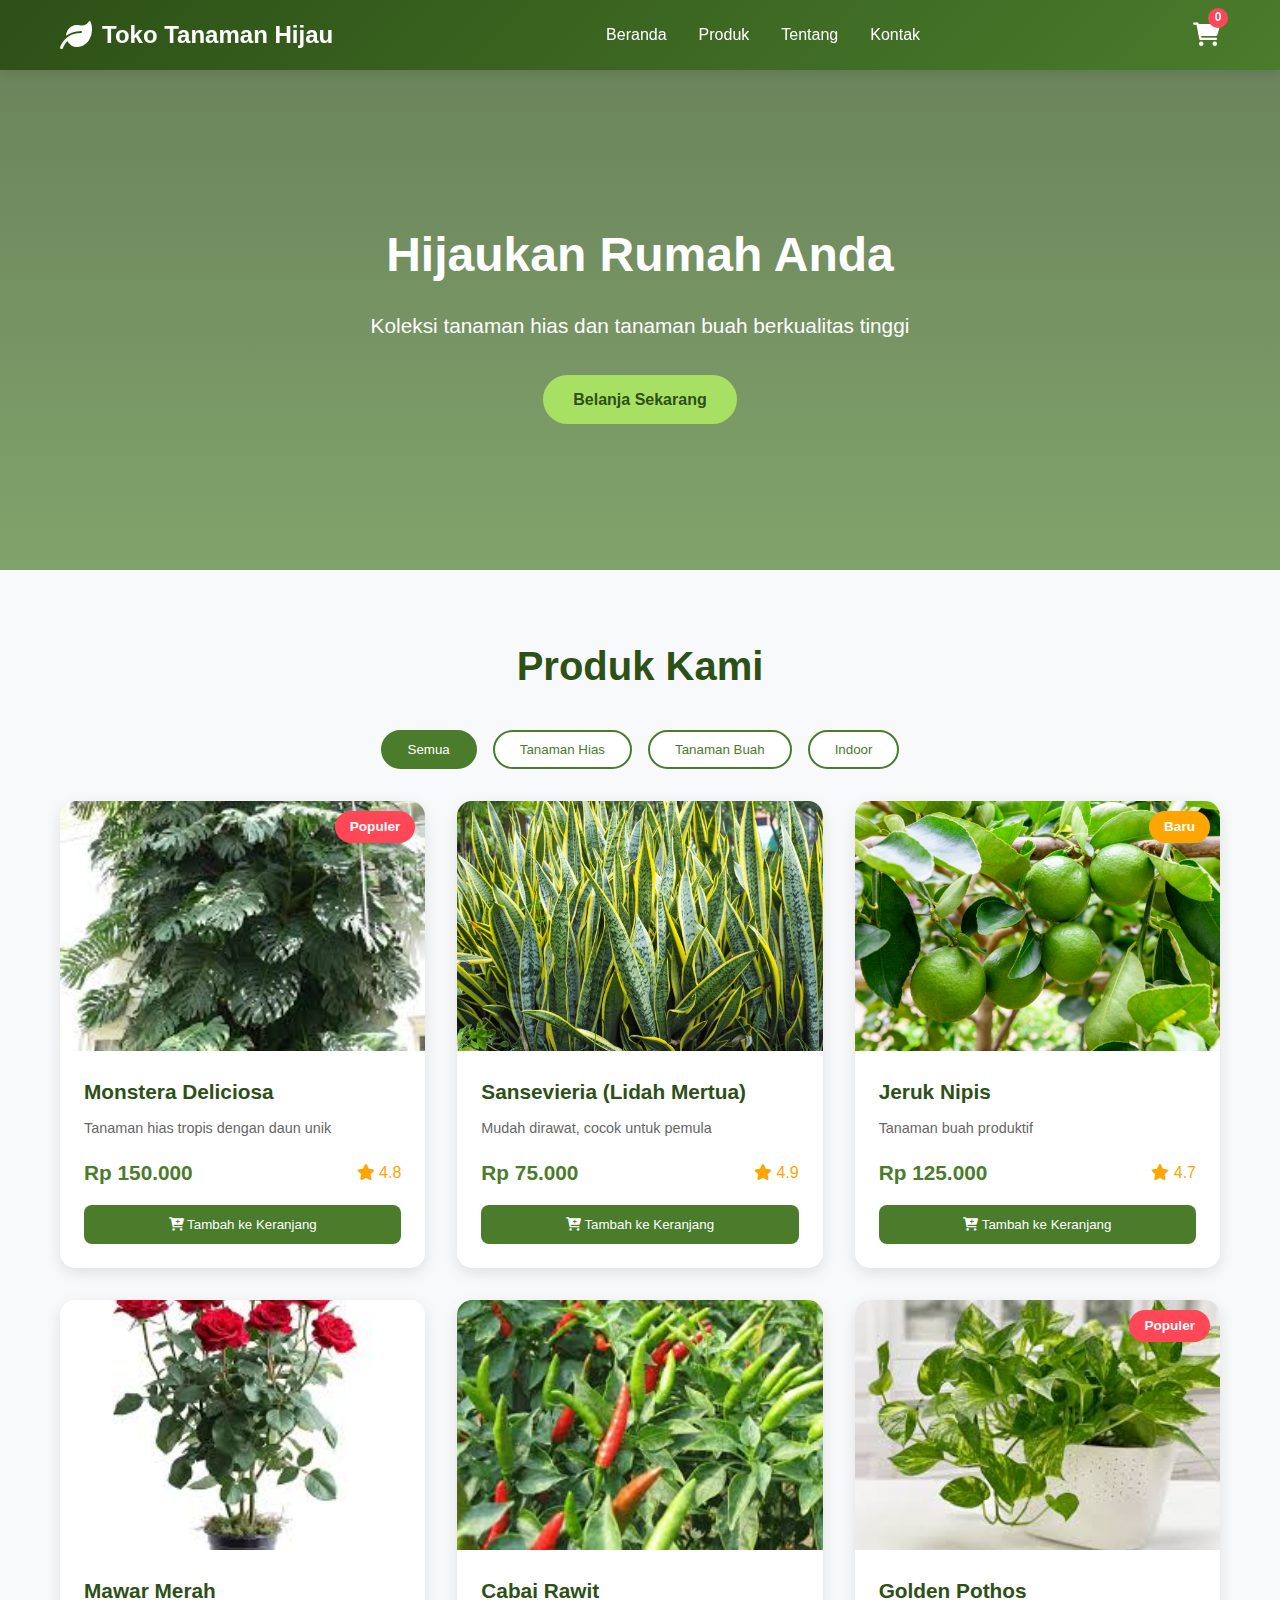
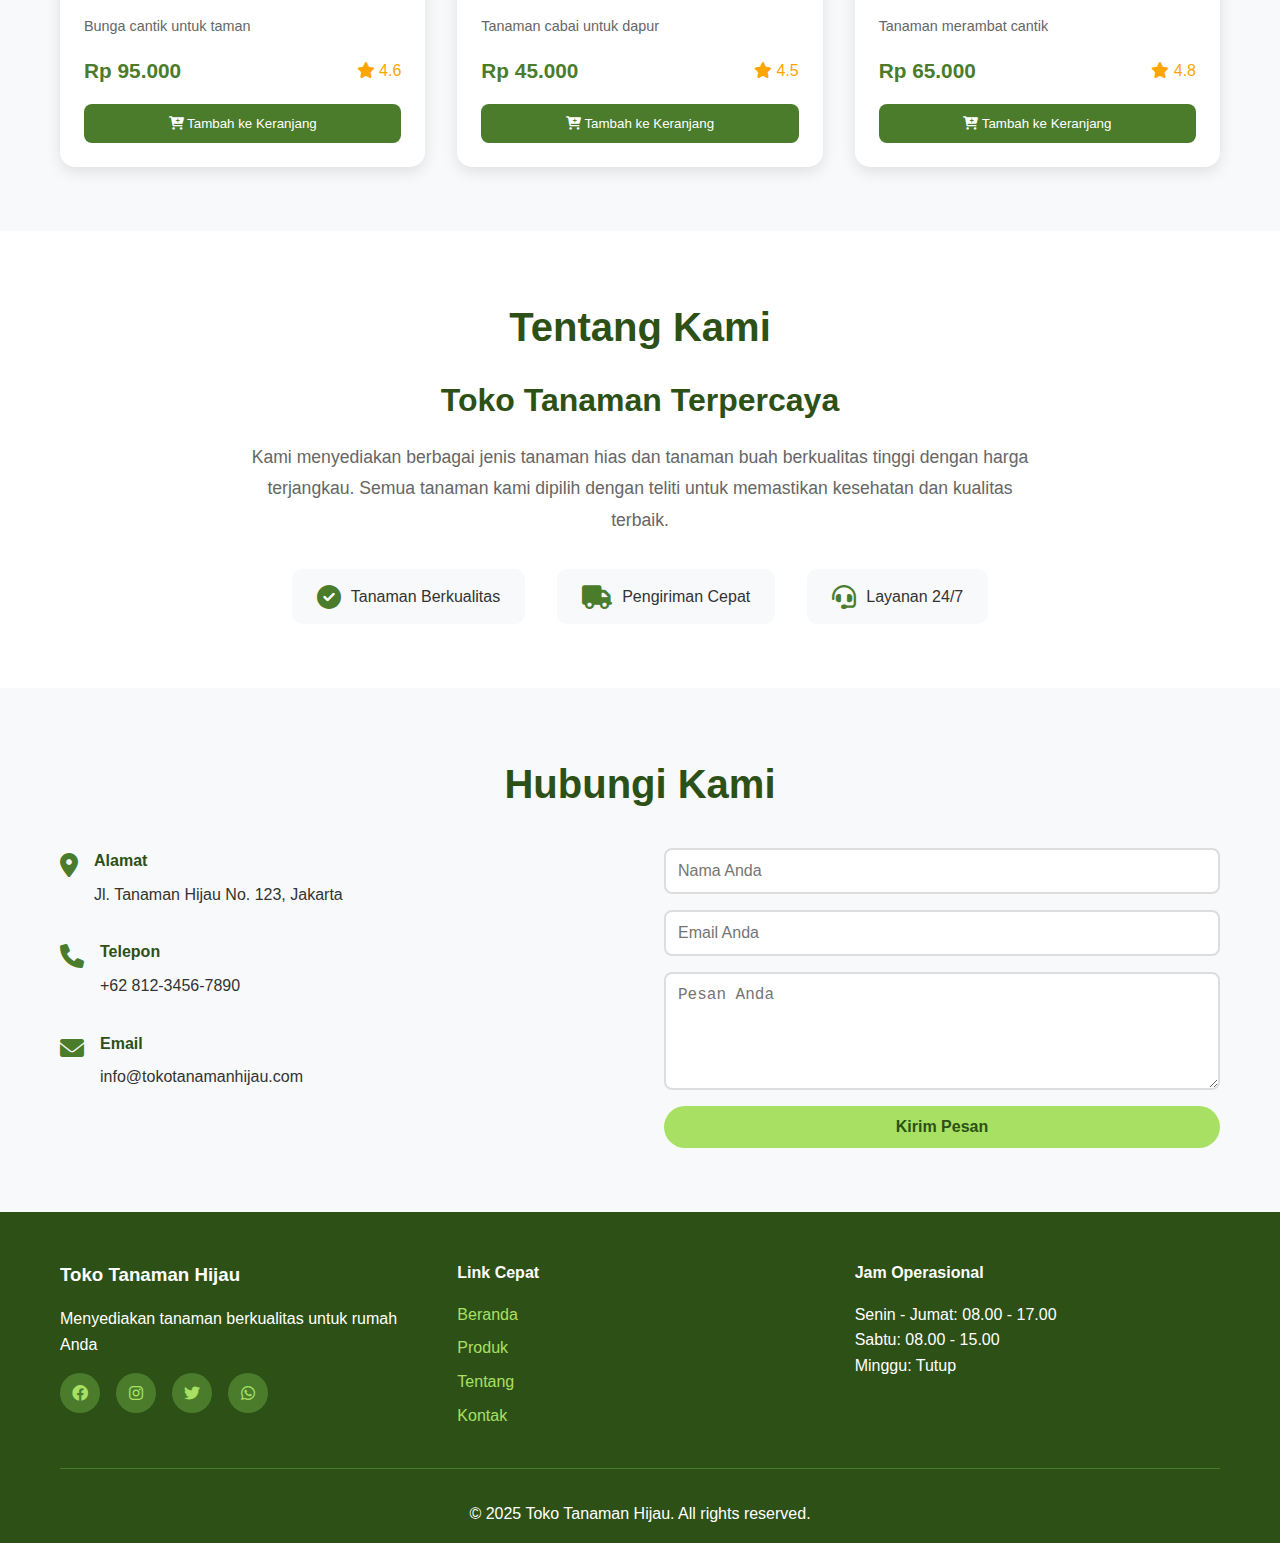
<file: index.html>
<!DOCTYPE html>
<html lang="id">
<head>
    <meta charset="UTF-8">
    <meta name="viewport" content="width=device-width, initial-scale=1.0">
    <title>Toko Tanaman Hijau - Jual Tanaman Hias & Buah</title>
    <link rel="stylesheet" href="style.css">
    <link rel="stylesheet" href="https://cdnjs.cloudflare.com/ajax/libs/font-awesome/6.0.0/css/all.min.css">
</head>
<body>
    <!-- Header -->
    <header>
        <nav class="navbar">
            <div class="container">
                <div class="logo">
                    <i class="fas fa-leaf"></i>
                    <h1>Toko Tanaman Hijau</h1>
                </div>
                <ul class="nav-menu">
                    <li><a href="#home">Beranda</a></li>
                    <li><a href="#products">Produk</a></li>
                    <li><a href="#about">Tentang</a></li>
                    <li><a href="#contact">Kontak</a></li>
                </ul>
                <div class="cart-icon">
                    <i class="fas fa-shopping-cart"></i>
                    <span class="cart-count">0</span>
                </div>
            </div>
        </nav>
    </header>

    <!-- Hero Section -->
    <section id="home" class="hero">
        <div class="hero-content">
            <h2>Hijaukan Rumah Anda</h2>
            <p>Koleksi tanaman hias dan tanaman buah berkualitas tinggi</p>
            <a href="#products" class="btn-primary">Belanja Sekarang</a>
        </div>
    </section>

    <!-- Products Section -->
    <section id="products" class="products">
        <div class="container">
            <h2 class="section-title">Produk Kami</h2>
            <div class="filter-buttons">
                <button class="filter-btn active" data-filter="all">Semua</button>
                <button class="filter-btn" data-filter="hias">Tanaman Hias</button>
                <button class="filter-btn" data-filter="buah">Tanaman Buah</button>
                <button class="filter-btn" data-filter="indoor">Indoor</button>
            </div>
            
            <div class="product-grid">
                <!-- Product 1 -->
                <div class="product-card" data-category="hias indoor">
                    <div class="product-image">
                        <img src="Monstera Deliciosa.jpg" alt="Monstera">
                        <span class="badge">Populer</span>
                    </div>
                    <div class="product-info">
                        <h3>Monstera Deliciosa</h3>
                        <p class="description">Tanaman hias tropis dengan daun unik</p>
                        <div class="price-rating">
                            <span class="price">Rp 150.000</span>
                            <span class="rating">
                                <i class="fas fa-star"></i> 4.8
                            </span>
                        </div>
                        <button class="btn-add-cart" onclick="addToCart('Monstera Deliciosa', 150000)">
                            <i class="fas fa-cart-plus"></i> Tambah ke Keranjang
                        </button>
                    </div>
                </div>

                <!-- Product 2 -->
                <div class="product-card" data-category="hias indoor">
                    <div class="product-image">
                        <img src="Sansevieria (Lidah Mertua).jpg" alt="Lidah Mertua">
                    </div>
                    <div class="product-info">
                        <h3>Sansevieria (Lidah Mertua)</h3>
                        <p class="description">Mudah dirawat, cocok untuk pemula</p>
                        <div class="price-rating">
                            <span class="price">Rp 75.000</span>
                            <span class="rating">
                                <i class="fas fa-star"></i> 4.9
                            </span>
                        </div>
                        <button class="btn-add-cart" onclick="addToCart('Sansevieria', 75000)">
                            <i class="fas fa-cart-plus"></i> Tambah ke Keranjang
                        </button>
                    </div>
                </div>

                <!-- Product 3 -->
                <div class="product-card" data-category="buah">
                    <div class="product-image">
                        <img src="istockphoto-868604108-612x612.jpg" alt="Jeruk">
                        <span class="badge new">Baru</span>
                    </div>
                    <div class="product-info">
                        <h3>Jeruk Nipis</h3>
                        <p class="description">Tanaman buah produktif</p>
                        <div class="price-rating">
                            <span class="price">Rp 125.000</span>
                            <span class="rating">
                                <i class="fas fa-star"></i> 4.7
                            </span>
                        </div>
                        <button class="btn-add-cart" onclick="addToCart('Jeruk Nipis', 125000)">
                            <i class="fas fa-cart-plus"></i> Tambah ke Keranjang
                        </button>
                    </div>
                </div>

                <!-- Product 4 -->
                <div class="product-card" data-category="hias">
                    <div class="product-image">
                        <img src="images.jpg" alt="Mawar">
                    </div>
                    <div class="product-info">
                        <h3>Mawar Merah</h3>
                        <p class="description">Bunga cantik untuk taman</p>
                        <div class="price-rating">
                            <span class="price">Rp 95.000</span>
                            <span class="rating">
                                <i class="fas fa-star"></i> 4.6
                            </span>
                        </div>
                        <button class="btn-add-cart" onclick="addToCart('Mawar Merah', 95000)">
                            <i class="fas fa-cart-plus"></i> Tambah ke Keranjang
                        </button>
                    </div>
                </div>

                <!-- Product 5 -->
                <div class="product-card" data-category="buah">
                    <div class="product-image">
                        <img src="download.jpg" alt="Cabai">
                    </div>
                    <div class="product-info">
                        <h3>Cabai Rawit</h3>
                        <p class="description">Tanaman cabai untuk dapur</p>
                        <div class="price-rating">
                            <span class="price">Rp 45.000</span>
                            <span class="rating">
                                <i class="fas fa-star"></i> 4.5
                            </span>
                        </div>
                        <button class="btn-add-cart" onclick="addToCart('Cabai Rawit', 45000)">
                            <i class="fas fa-cart-plus"></i> Tambah ke Keranjang
                        </button>
                    </div>
                </div>

                <!-- Product 6 -->
                <div class="product-card" data-category="hias indoor">
                    <div class="product-image">
                        <img src="images (1).jpg" alt="Pothos">
                        <span class="badge">Populer</span>
                    </div>
                    <div class="product-info">
                        <h3>Golden Pothos</h3>
                        <p class="description">Tanaman merambat cantik</p>
                        <div class="price-rating">
                            <span class="price">Rp 65.000</span>
                            <span class="rating">
                                <i class="fas fa-star"></i> 4.8
                            </span>
                        </div>
                        <button class="btn-add-cart" onclick="addToCart('Golden Pothos', 65000)">
                            <i class="fas fa-cart-plus"></i> Tambah ke Keranjang
                        </button>
                    </div>
                </div>
            </div>
        </div>
    </section>

    <!-- About Section -->
    <section id="about" class="about">
        <div class="container">
            <h2 class="section-title">Tentang Kami</h2>
            <div class="about-content">
                <div class="about-text">
                    <h3>Toko Tanaman Terpercaya</h3>
                    <p>Kami menyediakan berbagai jenis tanaman hias dan tanaman buah berkualitas tinggi dengan harga terjangkau. Semua tanaman kami dipilih dengan teliti untuk memastikan kesehatan dan kualitas terbaik.</p>
                    <div class="features">
                        <div class="feature-item">
                            <i class="fas fa-check-circle"></i>
                            <span>Tanaman Berkualitas</span>
                        </div>
                        <div class="feature-item">
                            <i class="fas fa-truck"></i>
                            <span>Pengiriman Cepat</span>
                        </div>
                        <div class="feature-item">
                            <i class="fas fa-headset"></i>
                            <span>Layanan 24/7</span>
                        </div>
                    </div>
                </div>
            </div>
        </div>
    </section>

    <!-- Contact Section -->
    <section id="contact" class="contact">
        <div class="container">
            <h2 class="section-title">Hubungi Kami</h2>
            <div class="contact-content">
                <div class="contact-info">
                    <div class="info-item">
                        <i class="fas fa-map-marker-alt"></i>
                        <div>
                            <h4>Alamat</h4>
                            <p>Jl. Tanaman Hijau No. 123, Jakarta</p>
                        </div>
                    </div>
                    <div class="info-item">
                        <i class="fas fa-phone"></i>
                        <div>
                            <h4>Telepon</h4>
                            <p>+62 812-3456-7890</p>
                        </div>
                    </div>
                    <div class="info-item">
                        <i class="fas fa-envelope"></i>
                        <div>
                            <h4>Email</h4>
                            <p>info@tokotanamanhijau.com</p>
                        </div>
                    </div>
                </div>
                <form class="contact-form">
                    <input type="text" placeholder="Nama Anda" required>
                    <input type="email" placeholder="Email Anda" required>
                    <textarea placeholder="Pesan Anda" rows="5" required></textarea>
                    <button type="submit" class="btn-primary">Kirim Pesan</button>
                </form>
            </div>
        </div>
    </section>

    <!-- Footer -->
    <footer>
        <div class="container">
            <div class="footer-content">
                <div class="footer-section">
                    <h3>Toko Tanaman Hijau</h3>
                    <p>Menyediakan tanaman berkualitas untuk rumah Anda</p>
                    <div class="social-links">
                        <a href="#"><i class="fab fa-facebook"></i></a>
                        <a href="#"><i class="fab fa-instagram"></i></a>
                        <a href="#"><i class="fab fa-twitter"></i></a>
                        <a href="#"><i class="fab fa-whatsapp"></i></a>
                    </div>
                </div>
                <div class="footer-section">
                    <h4>Link Cepat</h4>
                    <ul>
                        <li><a href="#home">Beranda</a></li>
                        <li><a href="#products">Produk</a></li>
                        <li><a href="#about">Tentang</a></li>
                        <li><a href="#contact">Kontak</a></li>
                    </ul>
                </div>
                <div class="footer-section">
                    <h4>Jam Operasional</h4>
                    <p>Senin - Jumat: 08.00 - 17.00</p>
                    <p>Sabtu: 08.00 - 15.00</p>
                    <p>Minggu: Tutup</p>
                </div>
            </div>
            <div class="footer-bottom">
                <p>&copy; 2025 Toko Tanaman Hijau. All rights reserved.</p>
            </div>
        </div>
    </footer>

    <!-- Cart Modal -->
    <div id="cartModal" class="modal">
        <div class="modal-content">
            <span class="close">&times;</span>
            <h2>Keranjang Belanja</h2>
            <div id="cartItems"></div>
            <div class="cart-total">
                <h3>Total: <span id="totalPrice">Rp 0</span></h3>
                <button class="btn-primary" onclick="checkout()">Checkout</button>
            </div>
        </div>
    </div>

    <script src="script.js"></script>
</body>
</html>
</file>
<file: style.css>
/* Reset & Base Styles */
* {
    margin: 0;
    padding: 0;
    box-sizing: border-box;
}

body {
    font-family: 'Segoe UI', Tahoma, Geneva, Verdana, sans-serif;
    line-height: 1.6;
    color: #333;
    overflow-x: hidden;
}

.container {
    max-width: 1200px;
    margin: 0 auto;
    padding: 0 20px;
}

/* Header & Navigation */
header {
    background: linear-gradient(135deg, #2d5016 0%, #4a7c2c 100%);
    box-shadow: 0 2px 10px rgba(0,0,0,0.1);
    position: sticky;
    top: 0;
    z-index: 1000;
}

.navbar {
    padding: 1rem 0;
}

.navbar .container {
    display: flex;
    justify-content: space-between;
    align-items: center;
}

.logo {
    display: flex;
    align-items: center;
    gap: 10px;
    color: white;
}

.logo i {
    font-size: 2rem;
}

.logo h1 {
    font-size: 1.5rem;
}

.nav-menu {
    display: flex;
    list-style: none;
    gap: 2rem;
}

.nav-menu a {
    color: white;
    text-decoration: none;
    font-weight: 500;
    transition: color 0.3s;
}

.nav-menu a:hover {
    color: #a8e063;
}

.cart-icon {
    position: relative;
    color: white;
    font-size: 1.5rem;
    cursor: pointer;
    transition: transform 0.3s;
}

.cart-icon:hover {
    transform: scale(1.1);
}

.cart-count {
    position: absolute;
    top: -8px;
    right: -8px;
    background: #ff4757;
    color: white;
    border-radius: 50%;
    width: 20px;
    height: 20px;
    display: flex;
    align-items: center;
    justify-content: center;
    font-size: 0.75rem;
    font-weight: bold;
}

/* Hero Section */
.hero {
    background: linear-gradient(rgba(45, 80, 22, 0.7), rgba(74, 124, 44, 0.7)),
                url('https://images.unsplash.com/photo-1466781783364-36c955e42a7f?w=1200') center/cover;
    height: 500px;
    display: flex;
    align-items: center;
    justify-content: center;
    text-align: center;
    color: white;
}

.hero-content h2 {
    font-size: 3rem;
    margin-bottom: 1rem;
    animation: fadeInDown 1s;
}

.hero-content p {
    font-size: 1.3rem;
    margin-bottom: 2rem;
    animation: fadeInUp 1s;
}

.btn-primary {
    background: #a8e063;
    color: #2d5016;
    padding: 12px 30px;
    border: none;
    border-radius: 25px;
    font-size: 1rem;
    font-weight: bold;
    cursor: pointer;
    text-decoration: none;
    display: inline-block;
    transition: all 0.3s;
}

.btn-primary:hover {
    background: #8bc34a;
    transform: translateY(-2px);
    box-shadow: 0 5px 15px rgba(168, 224, 99, 0.4);
}

/* Products Section */
.products {
    padding: 4rem 0;
    background: #f8f9fa;
}

.section-title {
    text-align: center;
    font-size: 2.5rem;
    margin-bottom: 1rem;
    color: #2d5016;
}

.filter-buttons {
    display: flex;
    justify-content: center;
    gap: 1rem;
    margin: 2rem 0;
    flex-wrap: wrap;
}

.filter-btn {
    padding: 10px 25px;
    border: 2px solid #4a7c2c;
    background: white;
    color: #4a7c2c;
    border-radius: 20px;
    cursor: pointer;
    font-weight: 500;
    transition: all 0.3s;
}

.filter-btn:hover,
.filter-btn.active {
    background: #4a7c2c;
    color: white;
}

.product-grid {
    display: grid;
    grid-template-columns: repeat(auto-fit, minmax(280px, 1fr));
    gap: 2rem;
    margin-top: 2rem;
}

.product-card {
    background: white;
    border-radius: 15px;
    overflow: hidden;
    box-shadow: 0 5px 15px rgba(0,0,0,0.1);
    transition: transform 0.3s, box-shadow 0.3s;
}

.product-card:hover {
    transform: translateY(-10px);
    box-shadow: 0 10px 25px rgba(0,0,0,0.15);
}

.product-image {
    position: relative;
    height: 250px;
    overflow: hidden;
}

.product-image img {
    width: 100%;
    height: 100%;
    object-fit: cover;
    transition: transform 0.3s;
}

.product-card:hover .product-image img {
    transform: scale(1.1);
}

.badge {
    position: absolute;
    top: 10px;
    right: 10px;
    background: #ff4757;
    color: white;
    padding: 5px 15px;
    border-radius: 20px;
    font-size: 0.85rem;
    font-weight: bold;
}

.badge.new {
    background: #ffa502;
}

.product-info {
    padding: 1.5rem;
}

.product-info h3 {
    font-size: 1.3rem;
    margin-bottom: 0.5rem;
    color: #2d5016;
}

.description {
    color: #666;
    font-size: 0.9rem;
    margin-bottom: 1rem;
}

.price-rating {
    display: flex;
    justify-content: space-between;
    align-items: center;
    margin-bottom: 1rem;
}

.price {
    font-size: 1.3rem;
    font-weight: bold;
    color: #4a7c2c;
}

.rating {
    color: #ffa502;
    font-weight: 500;
}

.btn-add-cart {
    width: 100%;
    padding: 12px;
    background: #4a7c2c;
    color: white;
    border: none;
    border-radius: 8px;
    cursor: pointer;
    font-weight: 500;
    transition: all 0.3s;
}

.btn-add-cart:hover {
    background: #2d5016;
    transform: scale(1.02);
}

/* About Section */
.about {
    padding: 4rem 0;
}

.about-content {
    max-width: 800px;
    margin: 0 auto;
    text-align: center;
}

.about-text h3 {
    font-size: 2rem;
    color: #2d5016;
    margin-bottom: 1rem;
}

.about-text p {
    font-size: 1.1rem;
    color: #666;
    margin-bottom: 2rem;
    line-height: 1.8;
}

.features {
    display: flex;
    justify-content: center;
    gap: 2rem;
    flex-wrap: wrap;
}

.feature-item {
    display: flex;
    align-items: center;
    gap: 10px;
    padding: 15px 25px;
    background: #f8f9fa;
    border-radius: 10px;
}

.feature-item i {
    color: #4a7c2c;
    font-size: 1.5rem;
}

/* Contact Section */
.contact {
    padding: 4rem 0;
    background: #f8f9fa;
}

.contact-content {
    display: grid;
    grid-template-columns: 1fr 1fr;
    gap: 3rem;
    margin-top: 2rem;
}

.contact-info {
    display: flex;
    flex-direction: column;
    gap: 2rem;
}

.info-item {
    display: flex;
    gap: 1rem;
    align-items: flex-start;
}

.info-item i {
    color: #4a7c2c;
    font-size: 1.5rem;
    margin-top: 5px;
}

.info-item h4 {
    color: #2d5016;
    margin-bottom: 0.5rem;
}

.contact-form {
    display: flex;
    flex-direction: column;
    gap: 1rem;
}

.contact-form input,
.contact-form textarea {
    padding: 12px;
    border: 2px solid #ddd;
    border-radius: 8px;
    font-size: 1rem;
    transition: border-color 0.3s;
}

.contact-form input:focus,
.contact-form textarea:focus {
    outline: none;
    border-color: #4a7c2c;
}

/* Footer */
footer {
    background: #2d5016;
    color: white;
    padding: 3rem 0 1rem;
}

.footer-content {
    display: grid;
    grid-template-columns: repeat(auto-fit, minmax(250px, 1fr));
    gap: 2rem;
    margin-bottom: 2rem;
}

.footer-section h3,
.footer-section h4 {
    margin-bottom: 1rem;
}

.footer-section ul {
    list-style: none;
}

.footer-section ul li {
    margin-bottom: 0.5rem;
}

.footer-section a {
    color: #a8e063;
    text-decoration: none;
    transition: color 0.3s;
}

.footer-section a:hover {
    color: white;
}

.social-links {
    display: flex;
    gap: 1rem;
    margin-top: 1rem;
}

.social-links a {
    width: 40px;
    height: 40px;
    background: #4a7c2c;
    display: flex;
    align-items: center;
    justify-content: center;
    border-radius: 50%;
    transition: all 0.3s;
}

.social-links a:hover {
    background: #a8e063;
    transform: translateY(-3px);
}

.footer-bottom {
    text-align: center;
    padding-top: 2rem;
    border-top: 1px solid #4a7c2c;
}

/* Modal */
.modal {
    display: none;
    position: fixed;
    z-index: 2000;
    left: 0;
    top: 0;
    width: 100%;
    height: 100%;
    background: rgba(0,0,0,0.5);
}

.modal-content {
    background: white;
    margin: 5% auto;
    padding: 2rem;
    border-radius: 15px;
    width: 90%;
    max-width: 600px;
    max-height: 80vh;
    overflow-y: auto;
}

.close {
    float: right;
    font-size: 2rem;
    cursor: pointer;
    color: #666;
}

.close:hover {
    color: #000;
}

.cart-total {
    margin-top: 2rem;
    padding-top: 1rem;
    border-top: 2px solid #ddd;
    text-align: right;
}

/* Animations */
@keyframes fadeInDown {
    from {
        opacity: 0;
        transform: translateY(-30px);
    }
    to {
        opacity: 1;
        transform: translateY(0);
    }
}

@keyframes fadeInUp {
    from {
        opacity: 0;
        transform: translateY(30px);
    }
    to {
        opacity: 1;
        transform: translateY(0);
    }
}

/* Responsive */
@media (max-width: 768px) {
    .nav-menu {
        display: none;
    }
    
    .hero-content h2 {
        font-size: 2rem;
    }
    
    .contact-content {
        grid-template-columns: 1fr;
    }
    
    .product-grid {
        grid-template-columns: repeat(auto-fit, minmax(250px, 1fr));
    }
}
</file>
